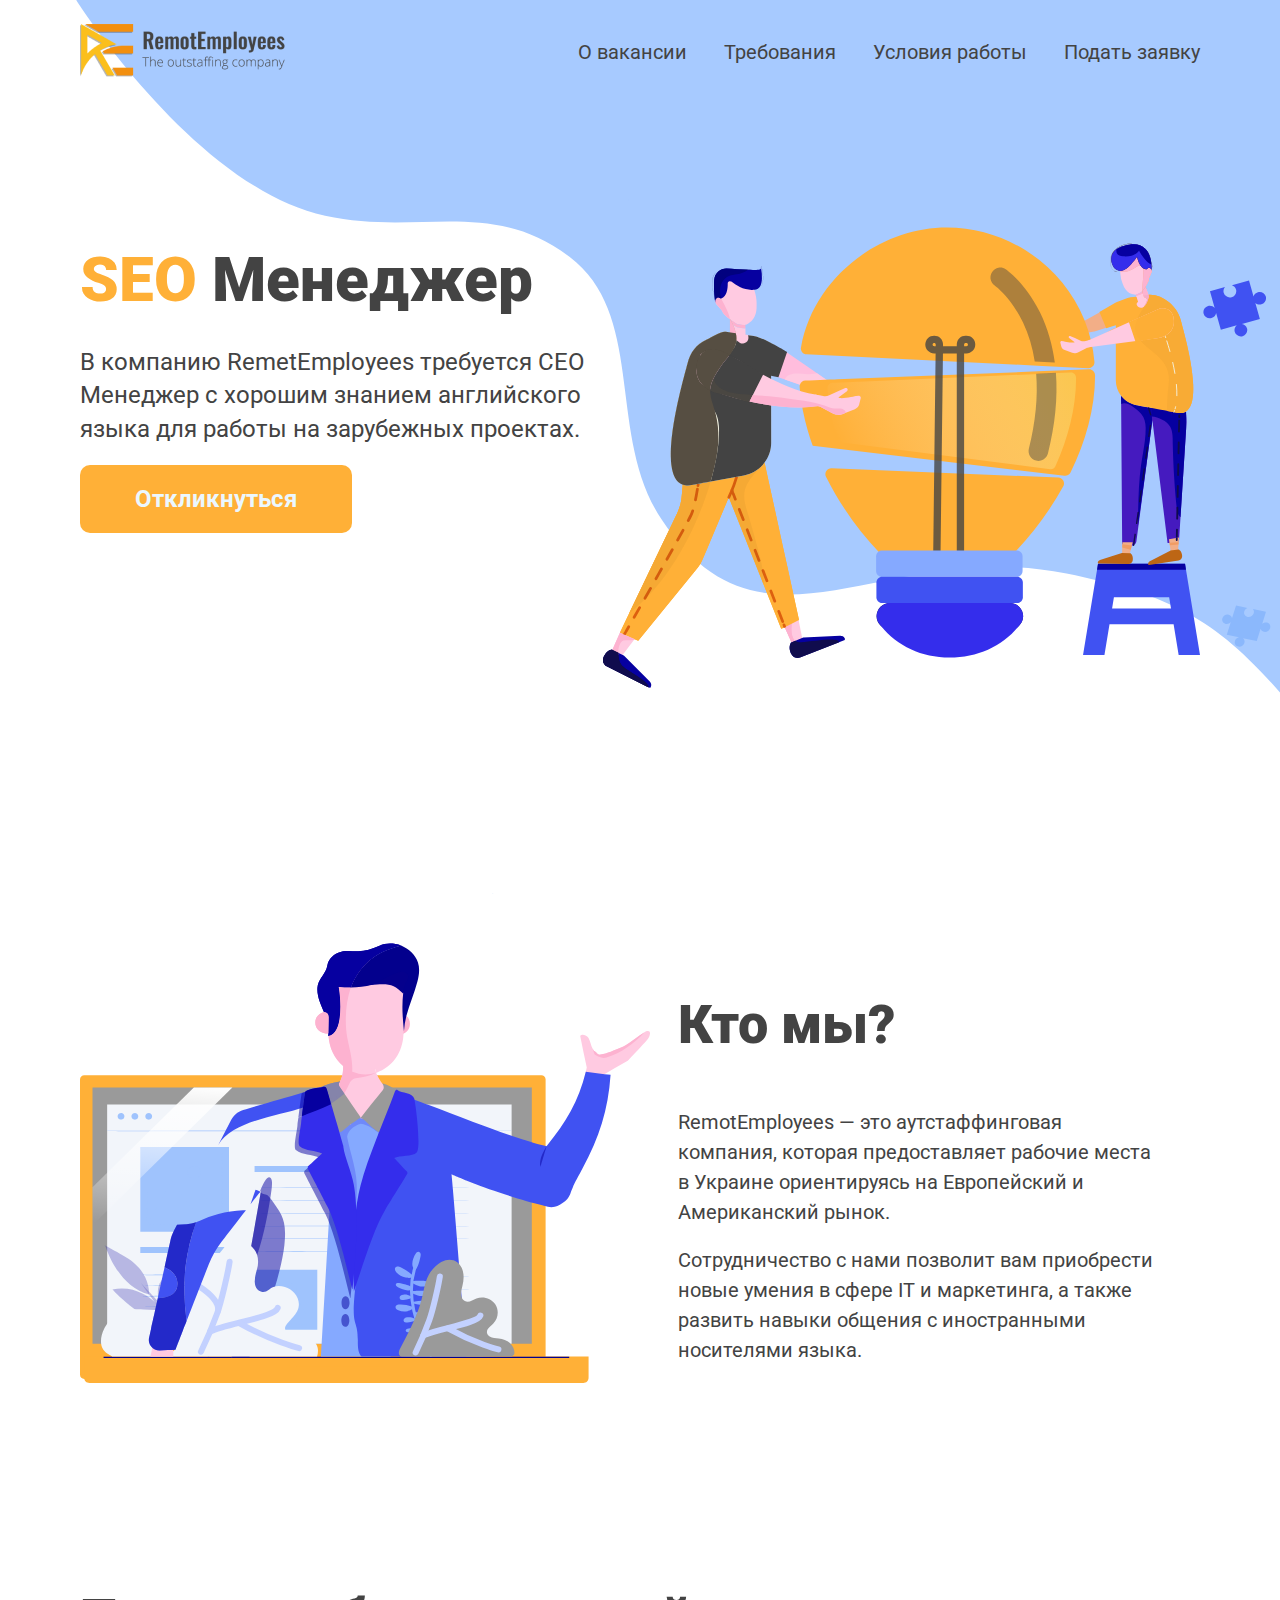
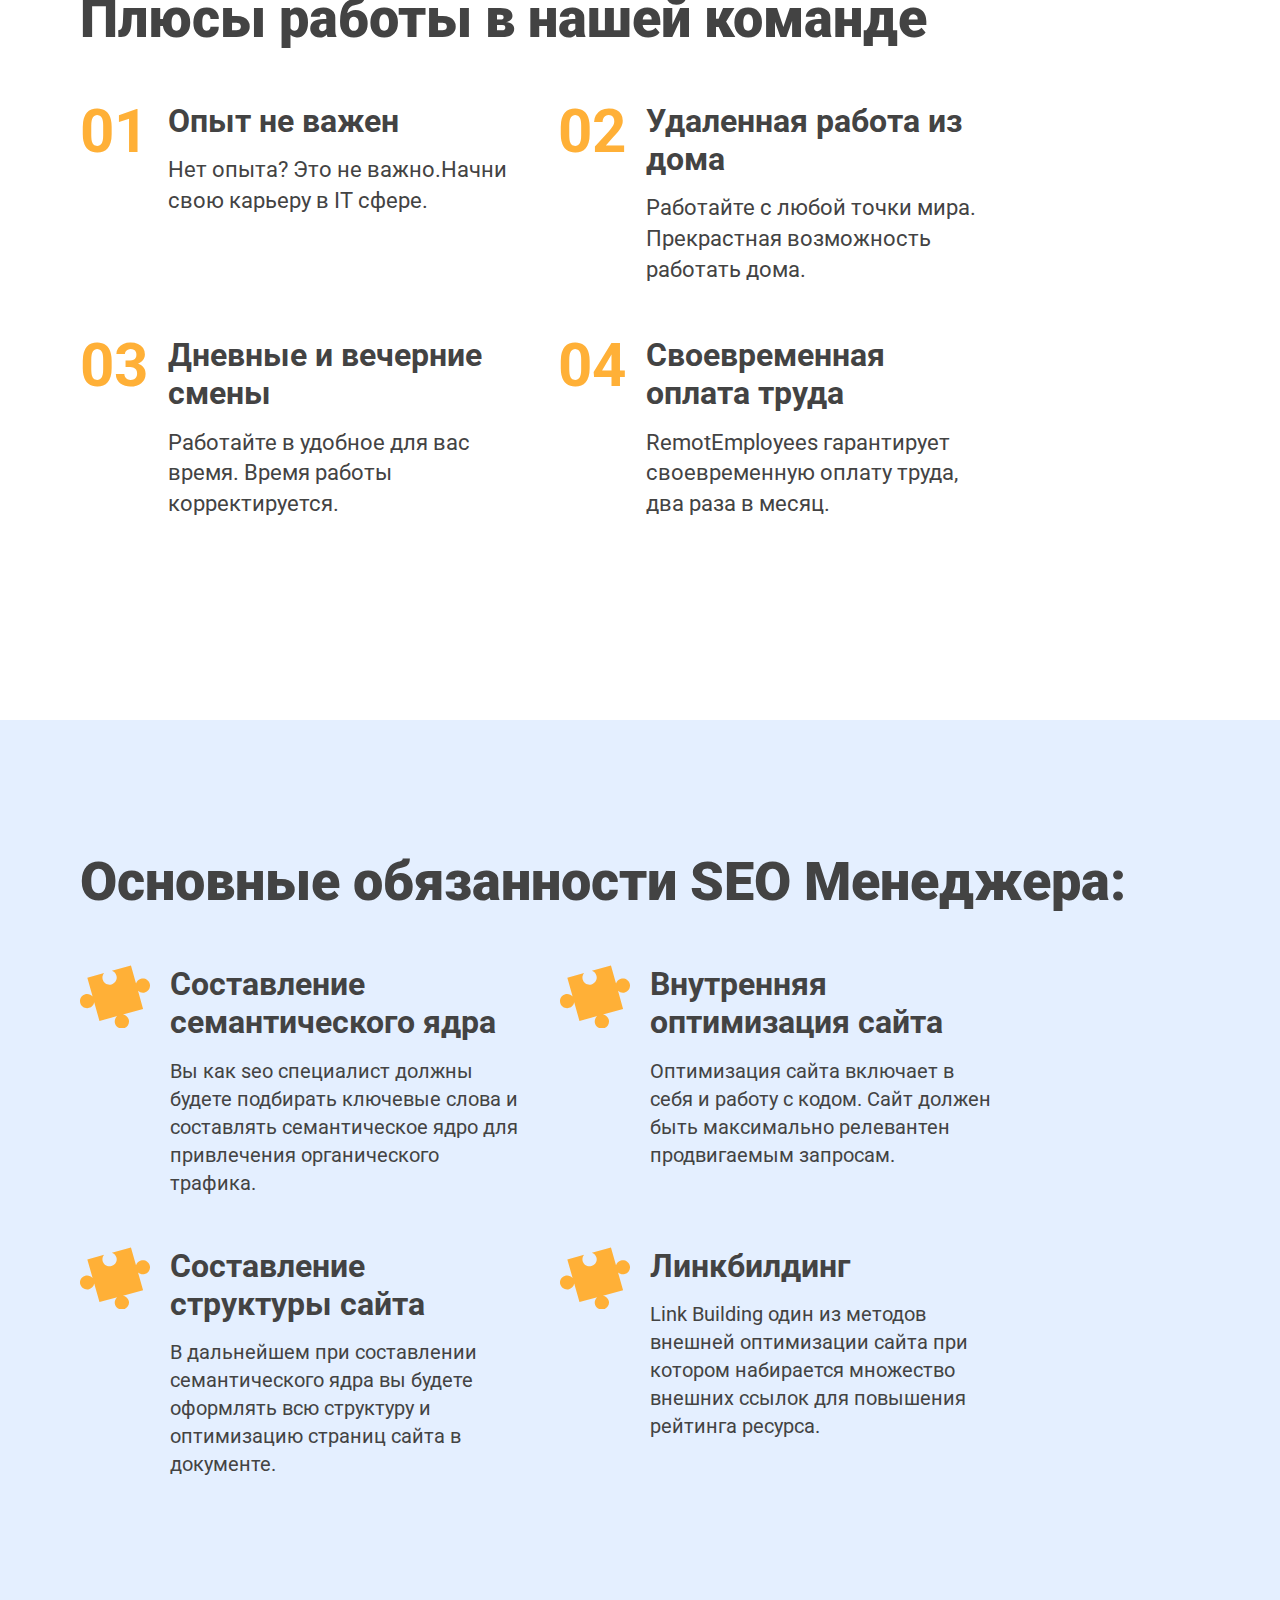
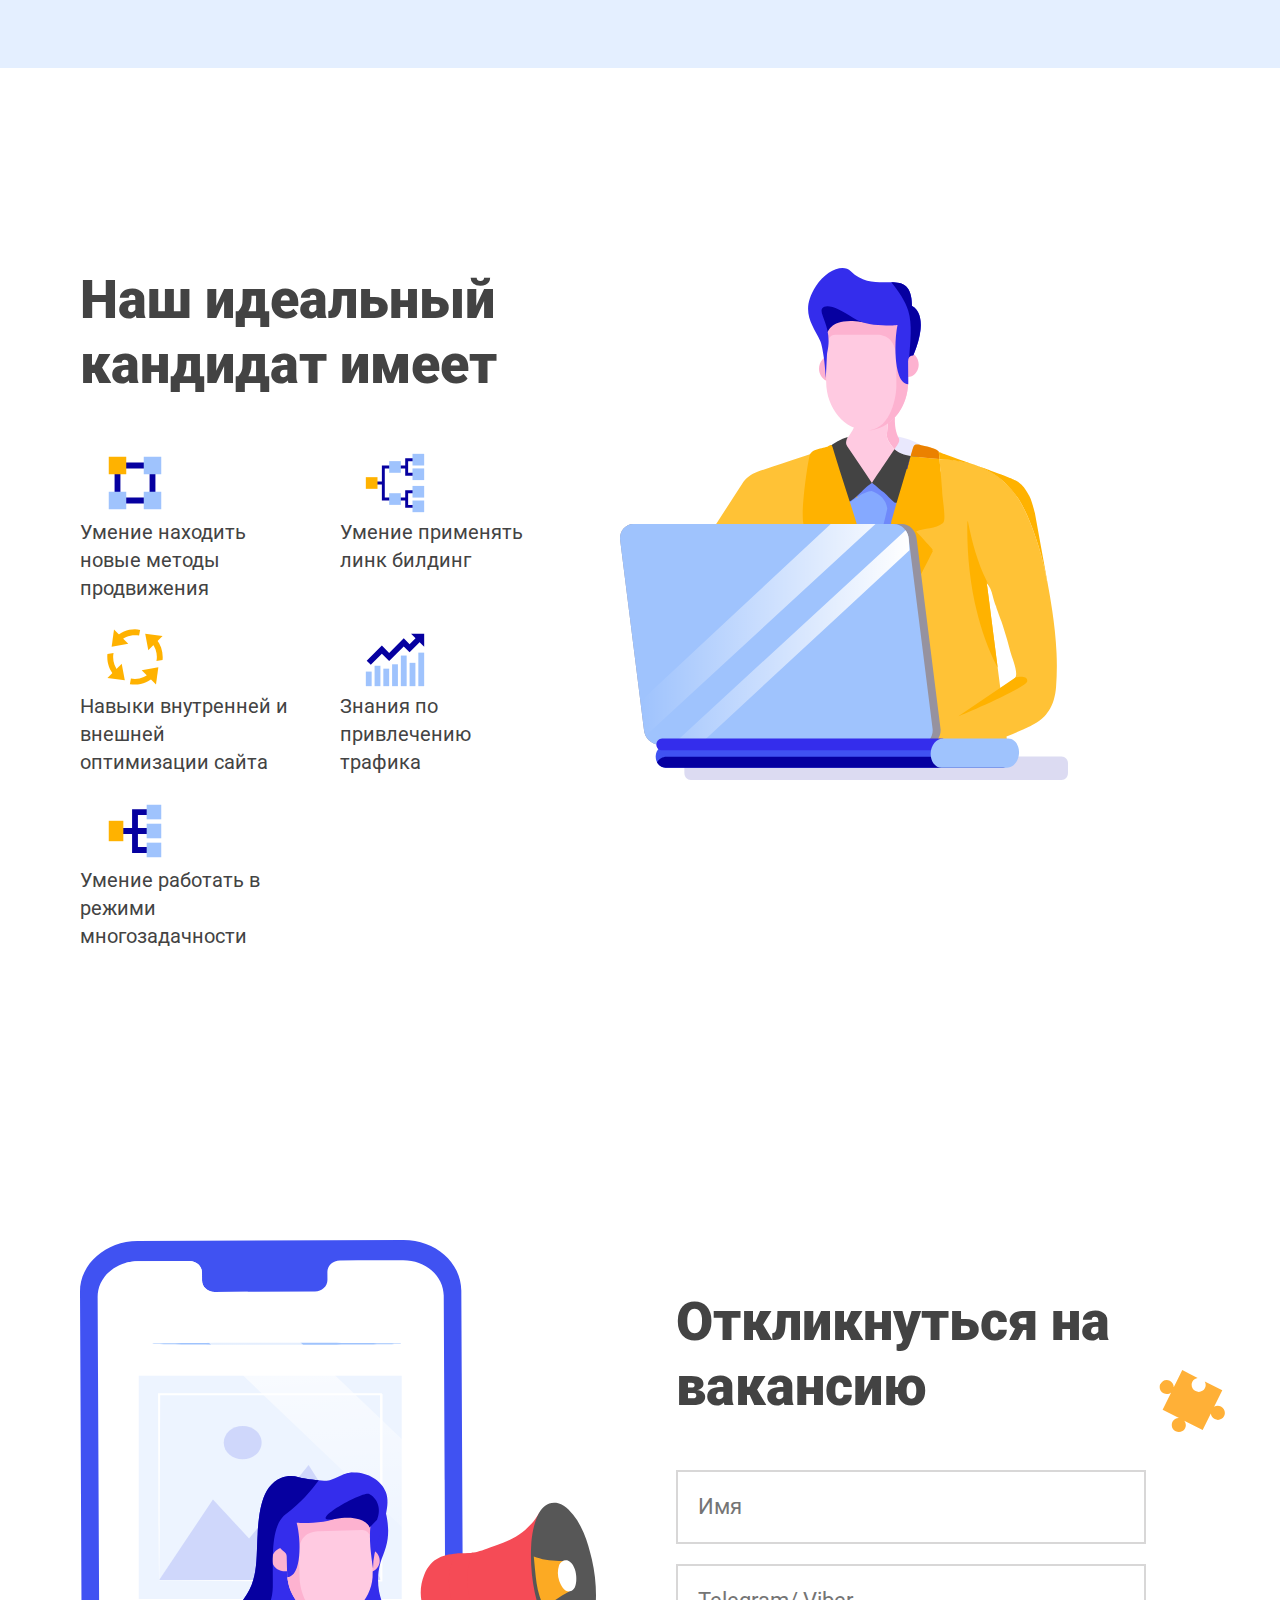
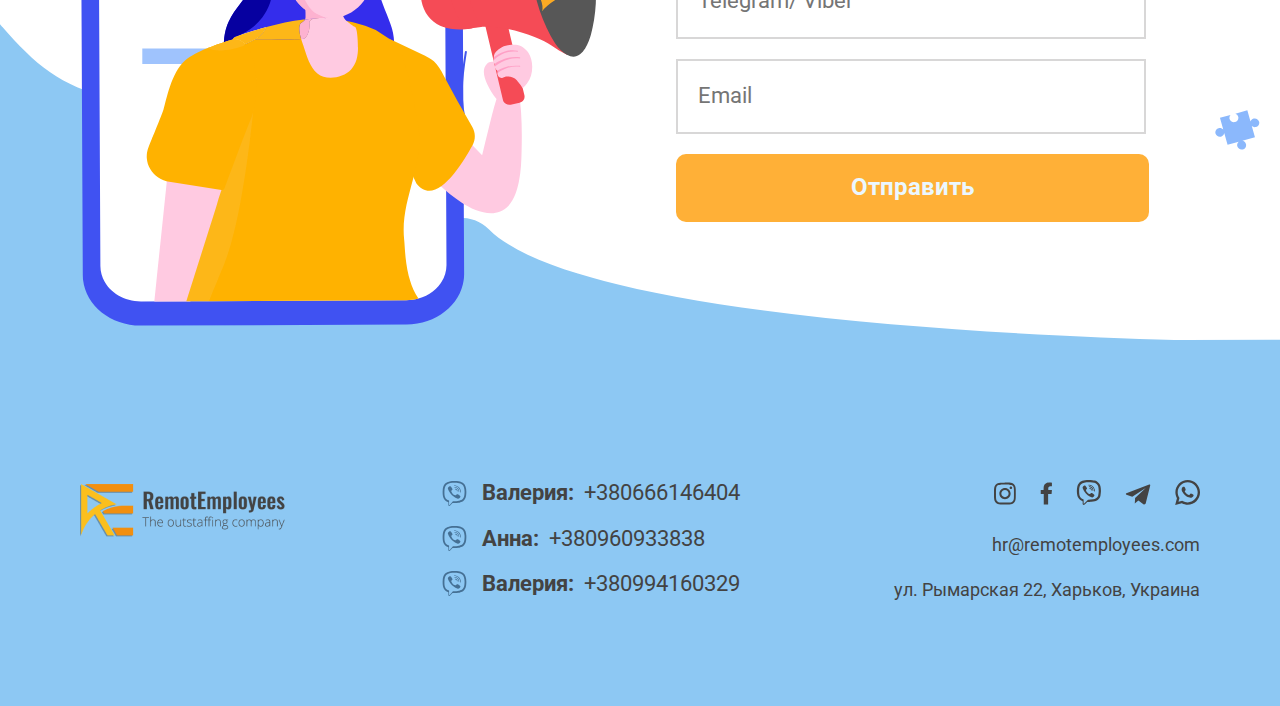
<file: index.html>
<!DOCTYPE html>
<html lang="ru">
<head>
  <meta charset="UTF-8">
  <meta http-equiv="X-UA-Compatible" content="IE=edge">
  <meta name="viewport" content="width=device-width, initial-scale=1.0">
  <title>SEO</title>
  <link rel="stylesheet" href="./css/normalize.css">
  <link rel="stylesheet" href="./css/main.css">
  <link rel="stylesheet" href="./css/media.css">
  <link rel="preconnect" href="https://fonts.gstatic.com">
  <link href="https://fonts.googleapis.com/css2?family=Roboto:wght@300;400;500;700&display=swap" rel="stylesheet">
</head>
<body>
  <script type="text/javascript">let submitted = false;</script>
    <iframe name="hidden_iframe" id="hidden_iframe" style="display: none;" onload="
    if (submitted) {window.location='thanks.html'}"></iframe>
  <svg style="display: none;" xmlns="http://www.w3.org/2000/svg">
    <symbol id="puzzle" viewBox="0 0 71 64">
      <path d="M31.6722 19.3352C35.4947 18.2881 37.7284 14.3896 36.6653 10.6244C36.0043 8.28299 34.2245 6.54946 32.0545 5.81997L51.2423 0.564453L56.323 18.5587C56.9999 16.2957 58.8155 14.4209 61.2882 13.7424C65.1146 12.6953 69.0724 14.8994 70.1355 18.6607C71.1986 22.4297 68.961 26.3282 65.1385 27.3754C62.6659 28.0539 60.1295 27.3675 58.3616 25.7752L63.4423 43.7694L43.2192 49.3073C45.9188 49.7191 48.2521 51.6409 49.0285 54.3981C50.0916 58.1671 47.8539 62.0656 44.0354 63.1128C40.217 64.16 36.2552 61.9558 35.1921 58.1907C34.4117 55.4335 35.4031 52.6018 37.4975 50.8761L19.5758 55.7865L14.2761 37.0157C13.8501 39.667 11.9031 41.9614 9.10789 42.7261C5.28943 43.7733 1.3276 41.5692 0.264479 37.804C-0.798638 34.0389 1.4391 30.1404 5.25756 29.0932C8.05272 28.3284 10.9235 29.3011 12.6755 31.3523L7.37581 12.5854L24.2583 7.96139C22.7811 9.68707 22.1639 12.0795 22.8249 14.4209C23.892 18.1782 27.8538 20.3824 31.6722 19.3352Z"/>
    </symbol>
  </svg>
  <header class="header">
    <div class="puzzle-holder">
      <svg class="puzzle-blue puzzle-blue--header" width="95" height="77.32">
        <use href="#puzzle"></use>
      </svg>
      <svg class="puzzle-small puzzle-small--header" width="61.63" height="53.19">
        <use href="#puzzle"></use>
      </svg>
      <div class="container">
        <nav class="nav">
          <div class="logo-holder"><img src="./img/logo.png" alt=""></div>
          <div class="nav__list-holder">
            <ul class="nav__list">
              <li class="nav__item"><a href="#about" class="nav__link">О вакансии</a></li>
              <li class="nav__item"><a href="#req" class="nav__link">Требования</a></li>
              <li class="nav__item"><a href="#adv" class="nav__link">Условия работы</a></li>
              <li class="nav__item"><a href="#resp" class="nav__link">Подать заявку</a></li>
            </ul>
          </div>
          <div class="menu-icon-wrapper">
            <div class="menu-icon"></div>
          </div>
        </nav>
        <section class="ad">
          <div class="ad__wrapper">
            <div class="ad__content">
              <h1 class="main-title"><span>SEO</span> Менеджер</h1>
              <p class="ad__text">В компанию RemetEmployees требуется СЕО Менеджер с хорошим знанием английского языка для работы на зарубежных проектах.</p>
              <a href="#resp" class="button button-link button--ad">Откликнуться</a>
            </div>
            <div class="ad__img-wrapper"><img src="./img/ad-pic.svg" alt=""></div>
          </div>
        </section>
      </div>
    </div>
  </header>
  <main>
    <section class="about-us">
      <div class="container">
        <div class="about-us__wrapper">
          <div class="about-us__img-wrapper"><img src="./img/about-us.svg" alt=""></div>
          <div class="about-us__content">
            <h2 class="section-title">Кто мы?</h2>
            <p class="about-us__text">RemotEmployees — это аутстаффинговая компания, которая предоставляет рабочие места в Украине ориентируясь на Европейский и Американский рынок.</p>
            <p class="about-us__text">Сотрудничество с нами позволит вам приобрести новые умения в сфере IT и маркетинга, а также развить навыки общения с иностранными носителями языка.</p>
          </div>
        </div>
      </div>
    </section>
    <section class="advantages" id="adv">
      <div class="container">
        <h2 class="section-title">Плюсы работы в нашей команде </h2>
        <ul class="section-list">
          <li class="advantages__item">
            <div class="advantages__number">01</div>
            <div class="advantages__point">
              <h3 class="subtitle">Опыт не важен</h3>
              <p class="advantages__text">Нет опыта? Это не важно.Начни свою карьеру в IT сфере.</p>
            </div>
          </li>
          <li class="advantages__item">
            <div class="advantages__number">02</div>
            <div class="advantages__point">
              <h3 class="subtitle">Удаленная работа из дома</h3>
              <p class="advantages__text">Работайте с любой точки мира. Прекрастная возможность работать дома.</p>
            </div>
          </li>
          <li class="advantages__item">
            <div class="advantages__number">03</div>
            <div class="advantages__point">
              <h3 class="subtitle">Дневные и вечерние смены</h3>
              <p class="advantages__text">Работайте в удобное для вас время. Время работы корректируется.</p>
            </div>
          </li>
          <li class="advantages__item">
            <div class="advantages__number">04</div>
            <div class="advantages__point">
              <h3 class="subtitle">Своевременная оплата труда</h3>
              <p class="advantages__text">RemotEmployees гарантирует cвоевременную оплату труда, два раза в месяц.</p>
            </div>
          </li>
        </ul>
      </div>
    </section>
    <section class="duties" id="about">
      <div class="container">
        <h2 class="section-title section-title--duties">Основные обязанности SEO Менеджера:</h2>
        <ul class="section-list">
          <li class="duties__item">
            <h3 class="subtitle">Составление<br> семантического ядра</h3>
            <p class="duties__text">Вы как seo специалист должны будете подбирать ключевые слова и составлять семантическое ядро для привлечения органического трафика.</p>
          </li>
          <li class="duties__item">
            <h3 class="subtitle">Внутренняя<br> оптимизация сайта</h3>
            <p class="duties__text">Оптимизация сайта включает в себя и работу с кодом. Сайт должен быть максимально релевантен продвигаемым запросам.</p>
          </li>
          <li class="duties__item">
            <h3 class="subtitle">Составление структуры сайта</h3>
            <p class="duties__text"> В дальнейшем при составлении семантического ядра вы будете оформлять всю структуру и оптимизацию страниц сайта в документе.</p>
          </li>
          <li class="duties__item">
            <h3 class="subtitle">Линкбилдинг</h3>
            <p class="duties__text">Link Building один из методов внешней оптимизации сайта при котором набирается множество внешних ссылок для повышения рейтинга ресурса.</p>
          </li>
        </ul>
      </div>
    </section>
    <section class="qualities" id="req">
      <div class="container">
        <div class="qualities__wrapper">
          <div class="qualities__content">
            <h2 class="section-title qualities__title">Наш идеальный кандидат имеет</h2>
            <ul class="qualities__list">
              <li class="qualities__item qualities__item--method">Умение находить новые методы продвижения</li>
              <li class="qualities__item qualities__item--link">Умение применять линк билдинг</li>
              <li class="qualities__item qualities__item--opt">Навыки внутренней и внешней оптимизации сайта</li>
              <li class="qualities__item qualities__item--traf">Знания по привлечению трафика</li>
              <li class="qualities__item qualities__item--multitask">Умение работать в режими многозадачности</li>
            </ul>
          </div>
          <div class="qualities__img-content">
            <h2 class="section-title qualities__title--mob">Наш идеальный кандидат имеет</h2>
            <div class="qualities__img-wrapper">
              <img src="./img/qualities.svg" alt="">
            </div>
          </div>
        </div>
      </div>
    </section>
    <section class="response" id="resp">
      <div class="puzzle-holder">
        <div class="container">
          <div class="response__wrapper">
            <svg class="puzzle-yellow puzzle-yellow--response" width="104" height="97.78">
              <use href="#puzzle"></use>
            </svg>
            <svg class="puzzle-small puzzle-small--response" width="63" height="55.94">
              <use href="#puzzle"></use>
            </svg>
            <div class="response__img-wrapper"><img src="./img/form-pic.svg" alt=""></div>
            <div class="response__content">
              <h2 class="section-title section-title--response">Откликнуться на вакансию</h2>
              <form class="response__form" action="https://docs.google.com/forms/u/1/d/e/1FAIpQLScdqz7egJ2iNch2sUtN9hOvU9SA1ZIlHpKNFQTl45AgKD0VcQ/formResponse" method="POST" target="hidden_iframe" onsubmit="submitted=true;">
                <input class="response__input" type="text" data-rule="name" name="entry.583865134" placeholder="Имя">
                <input class="response__input" type="text" data-rule="phone" name="entry.2044942748" placeholder="Telegram/ Viber">
                <input class="response__input" data-rule="email" type="text" name="entry.22259031" placeholder="Email">
                <button type="submit" class="button button-link">Отправить</button>
              </form>
            </div>
          </div>
        </div>
      </div>
    </section>
  </main>
  <footer class="footer">
    <div class="container">
      <div class="footer__content">
        <div class="logo-holder logo-holder--footer footer__column"><img src="./img/logo.png" alt=""></div>
        <div class="footer__tel footer__column">
          <div class="footer__number">
            <img src="./img/contact-icon/tel.svg" alt="">
            <a href="tel:+380666146404" class="footer__link"><span>Валерия:</span> +380666146404</a>
          </div>
          <div class="footer__number">
            <img src="./img/contact-icon/tel.svg" alt="">
            <a href="tel:+380960933838" class="footer__link"><span>Анна:</span> +380960933838</a>
          </div>
          <div class="footer__number">
            <img src="./img/contact-icon/tel.svg" alt="">
            <a href="tel:+380994160329" class="footer__link"><span>Валерия:</span> +380994160329</a>
          </div>
        </div>
        <div class="footer__contacts footer__column">
          <p>
            <a class="footer__contacts-link" href="https://www.instagram.com/remotemployees/"><img src="./img/contact-icon/insta.svg" alt=""></a>
            <a class="footer__contacts-link" href="https://www.facebook.com/remotemployees"><img src="./img/contact-icon/fb.svg" alt=""></a>
            <a class="footer__contacts-link" href="viber://chat?number=380666146404"><img src="./img/contact-icon/viber.svg" alt=""></a>
            <a class="footer__contacts-link" href="https://t.me/remotemployees"><img src="./img/contact-icon/tg.svg" alt=""></a>
            <a class="footer__contacts-link" href="https://wa.me/380666146404"><img src="./img/contact-icon/whatsapp.svg" alt=""></a>
          </p>
          <p><a href="mailto:hr@remotemployees.com" class="footer__link footer__adress">hr@remotemployees.com</a></p>
          <p class="footer__adress">ул. Рымарская 22, Харьков, Украина</p>
        </div>
      </div>
    </div>
  </footer>
  <script src="./js/main.js"></script>
</body>
</html>
</file>
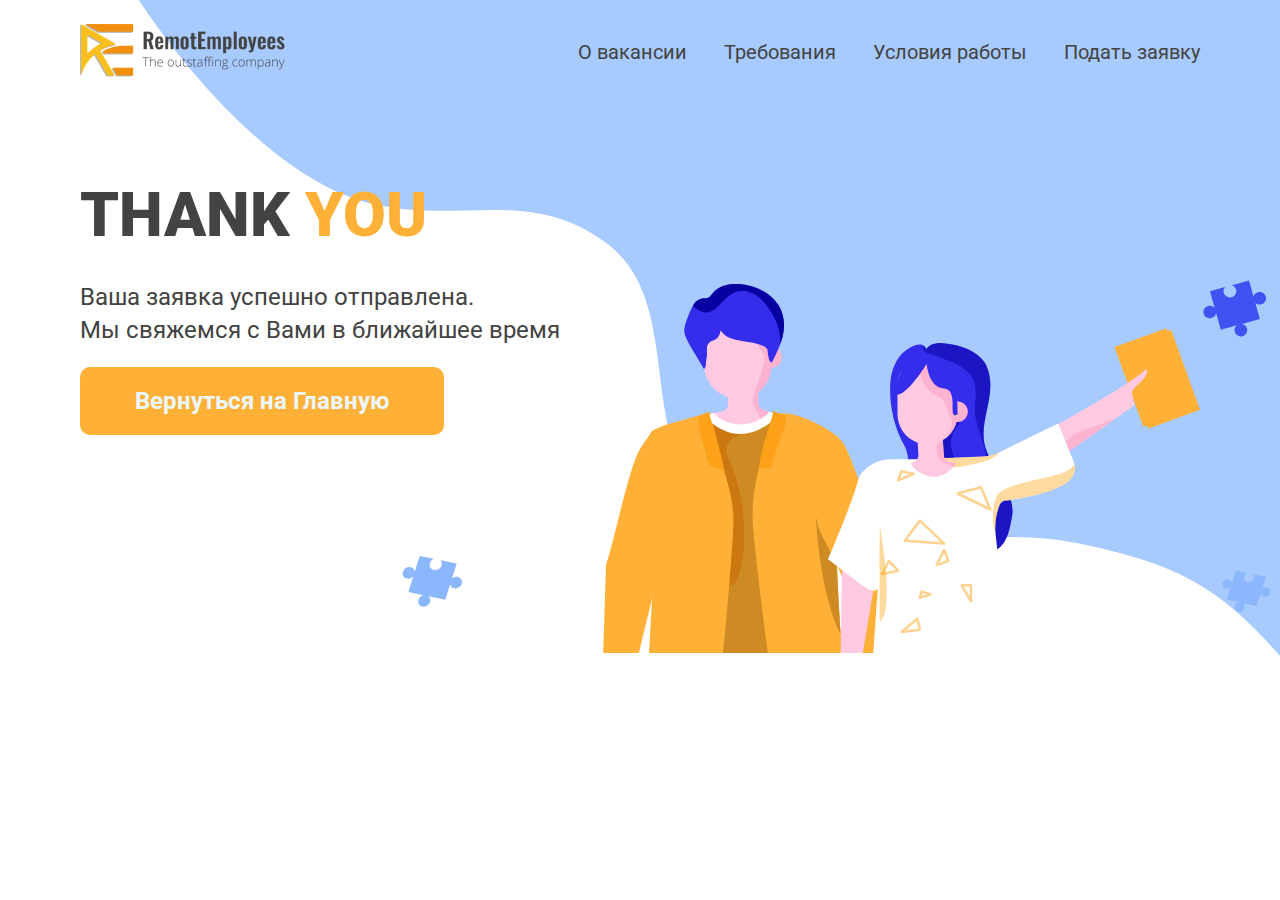
<file: thanks.html>
<!DOCTYPE html>
<html lang="ru">
<head>
  <meta charset="UTF-8">
  <meta http-equiv="X-UA-Compatible" content="IE=edge">
  <meta name="viewport" content="width=device-width, initial-scale=1.0">
  <title>Thank you page</title>
  <link rel="stylesheet" href="./css/normalize.css">
  <link rel="stylesheet" href="./css/main.css">
  <link rel="stylesheet" href="./css/media.css">
  <link rel="preconnect" href="https://fonts.gstatic.com">
  <link href="https://fonts.googleapis.com/css2?family=Roboto:wght@300;400;500;700&display=swap" rel="stylesheet">
</head>
<body>
  <svg style="display: none;" xmlns="http://www.w3.org/2000/svg">
    <symbol id="puzzle" viewBox="0 0 71 64">
      <path d="M31.6722 19.3352C35.4947 18.2881 37.7284 14.3896 36.6653 10.6244C36.0043 8.28299 34.2245 6.54946 32.0545 5.81997L51.2423 0.564453L56.323 18.5587C56.9999 16.2957 58.8155 14.4209 61.2882 13.7424C65.1146 12.6953 69.0724 14.8994 70.1355 18.6607C71.1986 22.4297 68.961 26.3282 65.1385 27.3754C62.6659 28.0539 60.1295 27.3675 58.3616 25.7752L63.4423 43.7694L43.2192 49.3073C45.9188 49.7191 48.2521 51.6409 49.0285 54.3981C50.0916 58.1671 47.8539 62.0656 44.0354 63.1128C40.217 64.16 36.2552 61.9558 35.1921 58.1907C34.4117 55.4335 35.4031 52.6018 37.4975 50.8761L19.5758 55.7865L14.2761 37.0157C13.8501 39.667 11.9031 41.9614 9.10789 42.7261C5.28943 43.7733 1.3276 41.5692 0.264479 37.804C-0.798638 34.0389 1.4391 30.1404 5.25756 29.0932C8.05272 28.3284 10.9235 29.3011 12.6755 31.3523L7.37581 12.5854L24.2583 7.96139C22.7811 9.68707 22.1639 12.0795 22.8249 14.4209C23.892 18.1782 27.8538 20.3824 31.6722 19.3352Z"/>
    </symbol>
  </svg>
  <header class="header header--thanks">
    <div class="puzzle-holder">
      <svg class="puzzle-blue puzzle-blue--header" width="95" height="77.32">
        <use href="#puzzle"></use>
      </svg>
      <svg class="puzzle-small puzzle-small--header puzzle-small--header--thanks" width="61.63" height="53.19">
        <use href="#puzzle"></use>
      </svg>
      <svg class="puzzle-small puzzle-small--thanks " width="61.63" height="53.19">
        <use href="#puzzle"></use>
      </svg>
      <div class="container">
        <nav class="nav">
          <div class="logo-holder"><img src="./img/logo.png" alt=""></div>
          <div class="nav__list-holder">
            <ul class="nav__list">
              <li class="nav__item"><a href="index.html#about" class="nav__link">О вакансии</a></li>
              <li class="nav__item"><a href="index.html#req" class="nav__link">Требования</a></li>
              <li class="nav__item"><a href="index.html#adv" class="nav__link">Условия работы</a></li>
              <li class="nav__item"><a href="index.html#resp" class="nav__link">Подать заявку</a></li>
            </ul>
          </div>
          <div class="menu-icon-wrapper">
            <div class="menu-icon"></div>
          </div>
        </nav>
        <section class="ad ad--thanks">
          <div class="ad__wrapper ad__wrapper--thanks">
            <div class="ad__content ad__content--thanks">
              <h1 class="main-title thanks-title">Thank<span> you</span></h1>
              <p class="ad__text">Ваша заявка успешно отправлена.<br> Мы свяжемся с Вами в ближайшее время</p>
              <a href="index.html" class="button button-link button--ad">Вернуться на Главную</a>
            </div>
            <div class="ad__img-wrapper ad__img-wrapper--thanks"><img src="./img/thanks-pic.svg" alt=""></div>
          </div>
        </section>
      </div>
    </div>
  </header>
  <script src="./js/main.js"></script>
</body>
</html>
</file>
<file: css/main.css>
html {
  scroll-behavior: smooth;
}

body {
  margin: 0;
  padding: 0;
  box-sizing: border-box;
  font-family: 'Roboto', sans-serif;
  color: #434343;
  ;
}

img {
  max-width: 100%;
}

.container {
  max-width: 1170px;
  margin-left: auto;
  margin-right: auto;
  padding: 0 80px;
}

.main-title {
  margin: 0;
  margin-bottom: 30px;
  font-weight: 900;
  font-size: 62px;
}

.main-title span {
  color: #FFB037;
}

.section-title {
  margin: 0;
  margin-bottom: 50px;
  font-weight: 900;
  font-size: 54px;
  line-height: 1.2;
}

.subtitle {
  margin: 0;
  margin-bottom: 15px;
  font-weight: bold;
  font-size: 32px;
  line-height: 1.2;
}

.button {
  padding: 20px 175px;
  background: #FFB037;
  border-radius: 10px;
  border: none;
}

.button-link {
  font-family: inherit;
  font-weight: 700;
  font-size: 24px;
  color: #EBF7FF;
  text-decoration: none;
}

.section-list {
  display: flex;
  flex-wrap: wrap;
  column-gap: 40px;
  row-gap: 50px;
  margin: 0;
  padding: 0;
  list-style: none;
}

.puzzle-blue {
  position: absolute;
  fill: #4052F2;
}

.puzzle-small {
  position: absolute;
  fill: #8BB8FC;
}

.puzzle-yellow {
  position: absolute;
  fill: #FFB037;
  transform: rotate(42.09deg);
}

/* Header */
.header {
  background-image: url(../img/header-bg.svg);
  background-position: top right;
  background-repeat: no-repeat;
  background-size: contain;
}

.puzzle-holder {
  position: relative;
}

.puzzle-blue--header {
  top: 280px;
  right: 100px;
}

.puzzle-small--header {
  bottom: 45px;
  right: 100px;
  transform: matrix(0.86, 0.45, -0.56, 0.88, 0, 0);
}

.nav {
  display: flex;
  justify-content: space-between;
  align-items: center;
  padding-top: 20px;
}

.nav__list {
  display: flex;
  list-style: none;
  margin: 0;
  padding: 0;
  align-items: center;
}

.nav__item + .nav__item {
  margin-left: 37px;
}

.nav__link {
  font-family: inherit;
  font-size: 20px;
  color: inherit;
  text-decoration: none;
}

.menu-icon-wrapper {
  display: none;
}

.ad {
  margin-top: 115px;
}

.ad__wrapper {
  display: flex;
}

.ad__content {
  padding-top: 45px;
  width: 570px;
}

.ad__img-wrapper {
  width: 650px;
}

.ad__text {
  margin: 0;
  margin-bottom: 40px;
  font-size: 24px;
  line-height: 1.4;
}

.button--ad {
  padding: 20px 55px;
}

/* About us */
.about-us {
  padding-top: 200px;
}

.about-us__wrapper {
  display: flex;
}

.about-us__img-wrapper {
  margin-right: 28px;
  width: 570px;
}

.about-us__content {
  padding-top: 100px;
  width: 480px;
}

.about-us__text {
  margin: 0;
  margin-bottom: 18px;
  font-size: 20px;
  line-height: 1.5;
}

.about-us__text:last-child {
  margin-bottom: 0;
}
/* //About us */

/* Advantages */
.advantages {
  padding-top: 200px;
  padding-bottom: 200px;
}

.advantages__item {
  display: flex;
}

.advantages__point {
  width: 460px;
}

.advantages__number {
  margin-right: 20px;
  font-weight: bold;
  font-size: 60px;
  line-height: 1;
  color: #FFB037;
}

.advantages__text {
  margin: 0;
  font-size: 22px;
  line-height: 1.4;
}
/* //Advantages */

/* Duties */
.duties {
  padding-top: 130px;
  padding-bottom: 190px;
  background: rgba(167, 201, 255, 0.3);
}

.duties__item {
  position: relative;
  width: 460px;
  padding-left: 90px;
}

.duties__item::before {
  position: absolute;
  content: "";
  width: 70.4px;
  height: 62.81px;
  background-image: url(../img/puzzle.svg);
  left: 0;
}

.duties__text {
  margin: 0;
  font-size: 20px;
  line-height: 1.4;
}
/* //Duties */

/* Qualities */
.qualities {
  padding-top: 200px;
}

.qualities__wrapper {
  display: flex;
}

.qualities__content {
  margin-right: 50px;
  width: 490px;
}

.qualities__title {
  margin-bottom: 120px;
}

.qualities__title--mob {
  display: none;
}

.qualities__list {
  display: flex;
  flex-wrap: wrap;
  column-gap: 50px;
  row-gap: 90px;
  margin: 0;
  padding: 0;
  list-style: none;
}

.qualities__item {
  position: relative;
  width: 210px;
  font-size: 20px;
  line-height: 1.4;
}

.qualities__item--method::before {
  position: absolute;
  content: "";
  width: 70px;
  height: 70px;
  top: -70px;
  left: 20px;
  background-image: url(../img/qual-icon/methods.svg);
  background-size: contain;
}

.qualities__item--link::before {
  position: absolute;
  content: "";
  width: 70px;
  height: 70px;
  top: -70px;
  left: 20px;
  background-image: url(../img/qual-icon/link.svg);
  background-size: contain;
}

.qualities__item--opt::before {
  position: absolute;
  content: "";
  width: 70px;
  height: 70px;
  top: -70px;
  left: 20px;
  background-image: url(../img/qual-icon/opt.svg);
  background-size: contain;
}

.qualities__item--traf::before {
  position: absolute;
  content: "";
  width: 70px;
  height: 70px;
  top: -70px;
  left: 20px;
  background-image: url(../img/qual-icon/traf.svg);
  background-size: contain;
}

.qualities__item--multitask::before {
  position: absolute;
  content: "";
  width: 70px;
  height: 70px;
  top: -70px;
  left: 20px;
  background-image: url(../img/qual-icon/multitask.svg);
  background-size: contain;
}

.qualities__img-wrapper {
  width: 566px;
}
/* //Qualities */

/* Response */
.response {
  padding-top: 290px;
  padding-bottom: 10px;
  background-image: url(../img/form-bg.svg);
  background-size: contain;
  background-position: bottom;
  background-repeat: no-repeat;
}

.response__wrapper {
  display: flex;
}

.puzzle-yellow--response {
  top: 280px;
  right: 120px;
  transform: rotate(42.09deg);
}

.puzzle-small--response {
  bottom: 180px;
  right: 120px;
}

.response__img-wrapper {
  margin-right: 80px;
  width: 516px;
}

.response__content {
  padding-top: 50px;
  width: 470px;
}

.response__input {
  box-sizing: border-box;
  margin-bottom: 20px;
  padding: 20px;
  width: 100%;
  font-family: 'Roboto', sans-serif;
  font-size: 22px;
  line-height: 1.4;
  color: rgba(67, 67, 67, 0.6);
  border: 2px solid #D8D7D7;
}
/* //Response */

/* Footer */
.footer {
  background-color: #8DC8F3;
}

.footer__content {
  display: flex;
  justify-content: space-between;
  padding-top: 140px;
  padding-bottom: 90px;
}

.footer__number {
  display: flex;
  align-items: center;
  margin-bottom: 20px;
}

.footer__number:last {
  margin-bottom: 0;
}

.footer__tel img {
  display: block;
  margin-right: 15px;
}

.footer__contacts p {
  margin: 0;
  margin-bottom: 25px;
}

.footer__contacts p:last-child {
  margin-bottom: 0;
}

.footer__link {
  display: block;
  font-size: 22px;
  color: inherit;
  text-decoration: none;
}

.footer__link span {
  margin-right: 5px;
  font-weight: 700;
}

.footer__contacts {
  text-align: right;
}

.footer__contacts-link + .footer__contacts-link {
  margin-left: 20px;
}

.footer__adress {
  font-size: 18px;
}
/*// Footer */

/* Thank you page */
.header--thanks {
  max-height: 100vh;
  overflow-y:hidden;
}

.thanks-title {
  text-transform: uppercase;
}

.ad--thanks {
  margin-top: 95px;
}

.ad__content--thanks {
  padding-top: 0;
}

.ad__img-wrapper--thanks {
  padding-top: 105px;
}

.puzzle-small--thanks {
  bottom: 50px;
  left: 400px;
  transform: matrix(0.86, 0.45, -0.56, 0.88, 0, 0);
}
</file>
<file: css/media.css>
@media (max-width: 1550px) {
  .puzzle-blue--header {
    right: 10px;
    width: 70px;
    height: auto;
  }

  .puzzle-small--header {
    right: 10px;
    width: 50px;
    height: auto;
  }

  .puzzle-yellow--response {
    right: 55px;
  }
  
  .puzzle-small--response {
    right:55px;
  }
}

@media (max-width: 1300px) {
  .advantages__point {
    width: 350px;
  }

  .duties__item {
    width: 350px;
  }

  .qualities__img-content {
    width: 40%;
  }

  .qualities__img-wrapper {
    width: 100%;
  }

  .puzzle-yellow--response {
    top: 130px;
    width: 70px;
    height: auto;
  }
  
  .puzzle-small--response {
    right: 20px;
    width: 45px;
    height: auto;
  }
}

@media (max-width: 1100px) {
  .container {
    padding: 0 50px;
  }

  /*Mobile menu*/
  .nav__list-holder {
    display: none;
    position: absolute;
    top: 0;
    left: 0;
    width: 100%;
    height: 100vh;
    background-color: #ffaf37a8;
    z-index: 1;
  }

  .nav__list-holder--visible {
    display: block;
  }

  .nav__list {
    display: block;
    position: absolute;
    top: 0;
    right: 0;
    width: 45%;
    height: 100vh;
    background-color: #000000;
    text-align: right;
    z-index: 5;
  }

  .nav__item:first-child {
    margin-top: 80px;
  }

  .nav__item {
    margin-right: 50px;
    padding: 20px 0;
  }

  .nav__link {
    color: #FFB037;

  }

  .menu-icon-wrapper {
    width: 30px;
    height: 30px;
    display: flex;
    justify-content: center;
    align-items: center;
    z-index: 10;
    position: relative;
  }

    .menu-icon {
      position: relative;
      width: 30px;
      height: 5px;
      background-color: #FFB037;
    }
      
    .menu-icon::before {
      position: absolute;
      left: 0;
      top: -10px;
      content: "";
      width: 30px;
      height: 5px;
      background-color: #FFB037;
      transition: transform 0.2s ease-in, top 0.2s linear 0.2s;
    }
      
    .menu-icon::after {
      position: absolute;
      left: 0;
      top: 10px;
      content: '';
      width: 30px;
      height: 5px;
      background-color: #FFB037;
      transition: transform 0.2s ease-in, top 0.2s linear 0.2s;
    }

    .menu-icon.menu-icon-active {
      background-color: transparent;
    }
      
    .menu-icon.menu-icon-active::before {
      transform: rotate(45deg);
      top: 0;
      transition: top 0.2s linear, transform 0.2s ease-in 0.2s;
    }
      
    .menu-icon.menu-icon-active::after {
      transform: rotate(-45deg);
      top: 0;
      transition: top 0.2s linear, transform 0.2s ease-in 0.2s;
    }
    /*//Mobile menu*/

  .ad__wrapper {
    flex-direction: column-reverse;
    align-items: center;
  }

  .puzzle-blue--header {
    top: 100px;
    right: 300px;
  }

  .puzzle-small--header {
    right: 200px;
    bottom: 250px;
  }

  .about-us__wrapper {
    flex-direction: column;
    align-items: center;
  }

  .about-us__img-wrapper {
    margin-right: 0;
  }

  .advantages__point {
    width: 100%;
  }

  .duties__item {
    width: 100%;
  }

  .qualities__wrapper {
    flex-direction: column-reverse;
    align-items: center;
  }

  .qualities__content {
    margin-right: 0;
  }

  .qualities__title {
    display: none;
  }

  .qualities__title--mob {
    display: block;
  }

  .qualities__img-content {
    margin-bottom: 150px;
    width: 100%;
  }

  .qualities__img-wrapper {
    text-align: center;
  }

  .puzzle-yellow--response {
    display: none;
  }
  
  .puzzle-small--response {
    display: none;
  }

  .response__wrapper {
    flex-direction: column;
    align-items: center;
    margin-bottom: 300px;
  }

  .response__img-wrapper {
    margin-right: 0;
    width: 70%;
    text-align: center;
  }

  .footer__content {
    flex-direction: column;
  }

  .logo-holder--footer {
    text-align: center;
  }

  .footer__number {
    width: 305px;
    margin-left: auto;
    margin-right: auto;
  }

  .footer__contacts {
    text-align: center;
  }

  .footer__contacts-link img {
    height: 35px;
    width: auto;
  }

  .footer__column {
   margin-bottom: 30px;
  }

  .footer__column:last-child {
    margin-bottom: 0;
  }

  /* Thanks */
  .puzzle-small--thanks {
    display: none;
  }

  .puzzle-small--header--thanks {
    display: none;
  }

  .ad__wrapper--thanks {
    flex-direction: column;
  }

  .header--thanks {
    max-height: 100%;
    overflow-y:hidden;
  }

}

@media (max-width: 700px) {
  .main-title {
    font-size: 45px;
  }

  .section-title {
    font-size: 45px;
  }

  .subtitle {
    font-size: 29px;
  }

  .button {
    display: block;
    padding: 20px 0;
    text-align: center;
  }

  .section-list {
    row-gap: 30px;
  }

  .ad__img-wrapper{
    width: 100%;
  }

  .ad__content {
    width: 100%;
  }

  .ad__text {
    font-size: 20px;
  }

  .puzzle-blue--header {
    top: 60px;
    right: 150px;
    transform: rotate(-30deg);
  }

  .puzzle-small--header {
    right: 80px;
    bottom: 250px;
  }

  .about-us__img-wrapper {
    width: 85%;
  }

  .about-us__content {
    width: 100%;
  }

  .about-us__text {
    font-size: 17px;
  }

  .advantages__text {
    font-size: 19.5px;
  }

  .section-title--duties {
    font-size: 38px;
  }

  .duties__text {
    font-size: 18px;
  }

  .qualities__img-content {
    width: 100%;
  }

  .qualities__img-wrapper img {
    width: 70%;
  }

  .qualities__content {
    width: 100%;
  }

  .qualities__item {
    width: 180px;
    font-size: 18px;
  }

  .response {
    background-image: url(../img/form-bg-mob.svg);
  }

  .response__content {
    width: 100%;
  }
}

@media (max-width: 520px) {
  .container {
    padding: 0 15px;
  }

  .logo-holder {
    width: 160px;
  }

  .main-title {
    margin-bottom: 17px;
    font-size: 22px;
  }

  .section-title {
    margin-bottom: 10px;
    font-size: 22px;
  }

  .subtitle {
    margin-bottom: 8px;
    font-size: 20px;
  }

  .section-list {
    row-gap: 22px;
  }

  .button {
    padding: 10px;
    border-radius: 5px;
  }

  .button-link {
    font-size: 20px;
  }

  .nav__list {
    width: 65%;
  }

  .nav__item {
    margin-right: 15px;
    padding: 15px 0;
  }

  .nav__link {
    font-size: 16px;
  }

  .ad {
    margin-top: 55px;
  }

  .ad__text {
    margin-bottom: 24px;
    font-size: 14px;
  }

  .puzzle-blue--header {
    right: 80px;
    width: 36px;
  }

  .puzzle-small--header {
    right: 80px;
    bottom: 170px;
    width: 30px;
  }

  .about-us {
    padding-top: 80px;
  }

  .about-us__content {
    padding-top: 20px;
  }

  .about-us__text {
    font-size: 14px;
  }

  .advantages {
    padding-top: 80px;
    padding-bottom: 80px;
  }

  .advantages__number {
    margin-right: 12px;
    font-size: 32px;
  }

  .advantages__text {
    font-size: 14px;
  }

  .duties {
    padding-top: 40px;
    padding-bottom: 53px;
  }

  .section-title--duties {
    margin-bottom: 42px;
  }

  .duties__item {
    padding-left: 50px;
  }

  .duties__item::before {
    width: 37px;
    height: 33px;
    background-size: contain;
  }

  .duites__text {
    font-size: 14px;
  }

  .qualities {
    padding-top: 80px;
  }

  .qualities__img-content {
    margin-bottom: 80px;
  }

  .qualities__img-wrapper {
    margin-top: 20px;
  }

  .qualities__list {
    column-gap: 20px;
  }

  .qualities__item {
    width: 135px;
    font-size: 14px;
  }

  .qualities__item--method::before {
    width: 37.5px;
    height: 37.5px;
    top: -45px;
  }
  .qualities__item--link::before {
    width: 37.5px;
    height: 37.5px;
    top: -45px;
  }
  .qualities__item--opt::before {
    width: 37.5px;
    height: 37.5px;
    top: -45px;
  }
  .qualities__item--traf::before {
    width: 37.5px;
    height: 37.5px;
    top: -45px;
  }
  .qualities__item--multitask::before {
    width: 37.5px;
    height: 37.5px;
    top: -45px;
  }

  .response {
    padding-top: 80px;
  }

  .response__wrapper {
    margin-bottom: 200px;
  }

  .section-title--response{
    margin-bottom: 16px;
  }

  .response__input {
    padding: 10px;
    font-size: 16px;
  }

  .footer__content {
    padding-top: 0;
    padding-bottom: 65px;
  }

  .logo-holder--footer {
    margin-right: auto;
    margin-left: auto;
  }

  .footer__link {
    font-size: 20px;
  }
}
</file>
